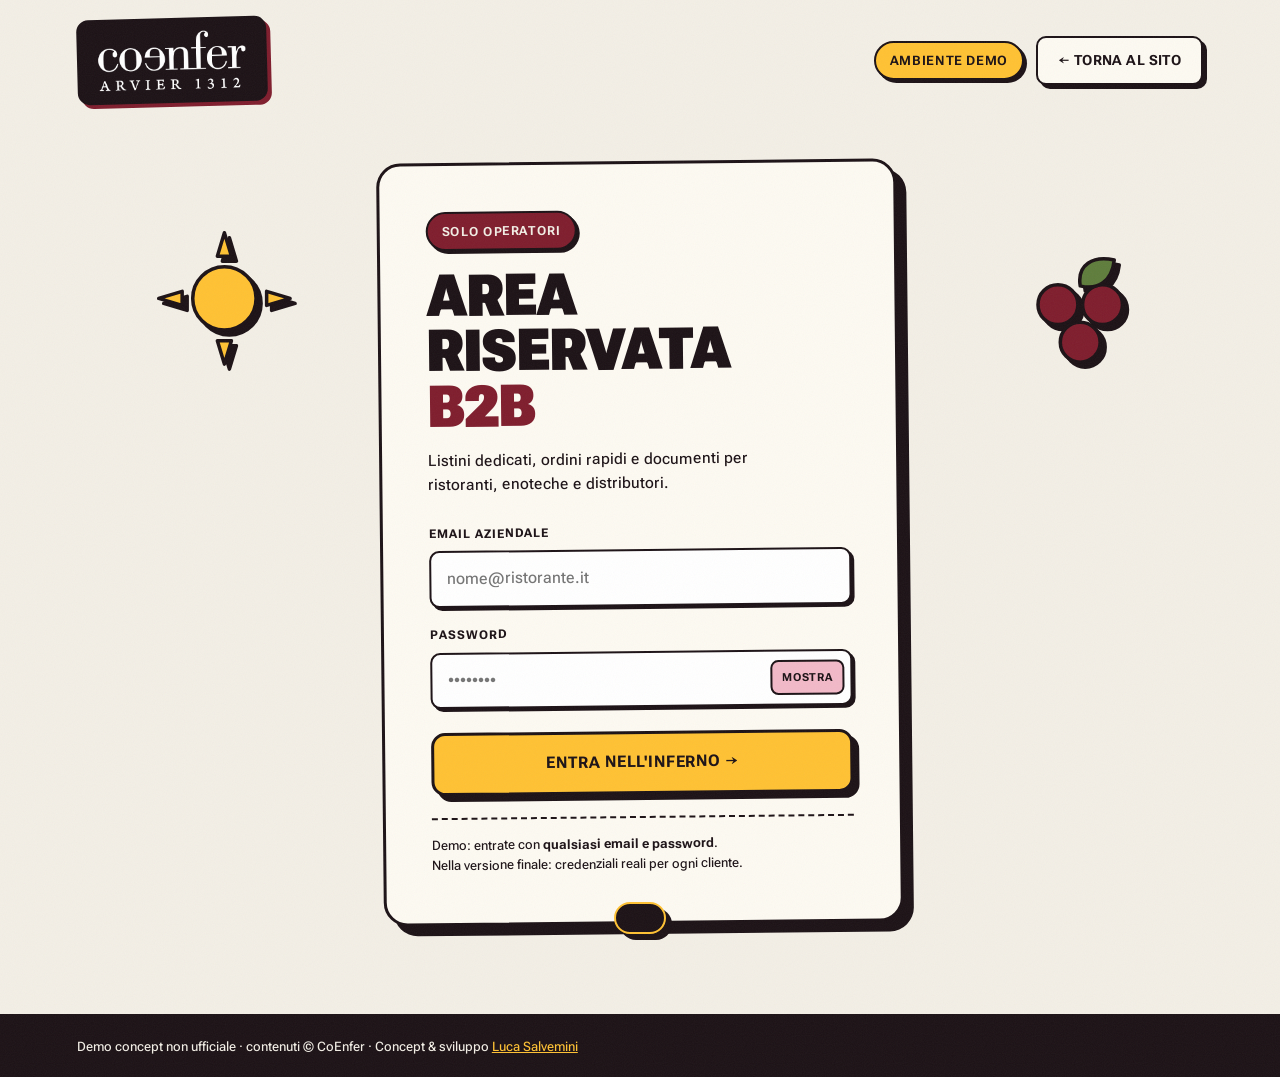
<file: b2b.html>
<!DOCTYPE html>
<html lang="it">
<head>
  <meta charset="UTF-8">
  <meta name="viewport" content="width=device-width, initial-scale=1.0">
  <title>Area riservata B2B — CoEnfer (Demo)</title>
  <meta name="description" content="Area riservata B2B CoEnfer per ristoranti, enoteche e distributori — demo concept.">
  <meta name="robots" content="noindex, nofollow">
  <link rel="icon" type="image/png" href="assets/img/logo-icona.png">
  <link rel="preconnect" href="https://fonts.googleapis.com">
  <link rel="preconnect" href="https://fonts.gstatic.com" crossorigin>
  <link href="https://fonts.googleapis.com/css2?family=Roboto+Flex:opsz,wdth,wght@8..144,25..151,100..1000&family=Fraunces:ital,opsz,wght@0,9..144,300..700;1,9..144,300..700&display=swap" rel="stylesheet">
  <link rel="stylesheet" href="css/style.css?v=3">
  <link rel="stylesheet" href="css/b2b.css?v=3">
</head>
<body class="b2b-page">

  <a class="skip-link" href="#b2bMain">Salta al contenuto</a>

  <header class="b2b-nav">
    <a class="nav-logo" href="index.html" aria-label="CoEnfer — torna alla home">
      <img src="assets/img/logo-coenfer.png" alt="CoEnfer" width="468" height="198">
    </a>
    <div class="b2b-nav-right">
      <span class="pill pill-sun">Ambiente demo</span>
      <a class="btn" href="index.html">← Torna al sito</a>
      <button class="btn btn-ghost" id="logoutBtn" hidden>Esci</button>
    </div>
  </header>

  <main id="b2bMain">

    <!-- ================= LOGIN ================= -->
    <section class="login" id="loginView" aria-label="Accesso area riservata">
      <svg class="shape shape-sun login-shape-1" viewBox="0 0 120 120" aria-hidden="true">
        <g class="rot-slow">
          <path d="M60 4 L66 24 L54 24 Z"/><path d="M60 116 L66 96 L54 96 Z"/>
          <path d="M4 60 L24 54 L24 66 Z"/><path d="M116 60 L96 54 L96 66 Z"/>
          <circle cx="60" cy="60" r="27"/>
        </g>
      </svg>
      <svg class="shape shape-grape login-shape-2" viewBox="0 0 120 140" aria-hidden="true">
        <circle cx="40" cy="50" r="17"/><circle cx="78" cy="50" r="17"/>
        <circle cx="59" cy="82" r="17"/>
        <path class="leaf" d="M59 34 C56 16 70 8 88 12 C86 30 74 38 59 34 Z"/>
      </svg>

      <div class="login-card">
        <p class="pill pill-wine">Solo operatori</p>
        <h1 class="login-title">Area<br>riservata <em>B2B</em></h1>
        <p class="login-sub">Listini dedicati, ordini rapidi e documenti per ristoranti, enoteche e distributori.</p>
        <form id="loginForm" novalidate>
          <div class="field">
            <label for="femail">Email aziendale</label>
            <input type="email" id="femail" name="email" autocomplete="email" inputmode="email" placeholder="nome@ristorante.it" required>
            <p class="field-err" id="errEmail" hidden>Inserite un'email valida per entrare.</p>
          </div>
          <div class="field">
            <label for="fpass">Password</label>
            <div class="pass-wrap">
              <input type="password" id="fpass" name="password" autocomplete="current-password" placeholder="••••••••" required>
              <button type="button" class="pass-toggle" id="passToggle" aria-label="Mostra password">Mostra</button>
            </div>
            <p class="field-err" id="errPass" hidden>Serve una password (in demo va bene qualsiasi).</p>
          </div>
          <button type="submit" class="btn btn-big btn-sun login-btn" id="loginBtn">Entra nell'inferno →</button>
        </form>
        <p class="login-hint">Demo: entrate con <strong>qualsiasi email e password</strong>.<br>Nella versione finale: credenziali reali per ogni cliente.</p>
      </div>
    </section>

    <!-- ================= DASHBOARD ================= -->
    <section class="dash" id="dashView" hidden aria-label="Dashboard B2B">

      <header class="dash-head fade-up">
        <div>
          <p class="pill pill-sun">Listino Horeca · −20%</p>
          <h1 class="dash-title">Ciao, <span id="dashName">Enoteca</span>.</h1>
          <p class="dash-sub">Prezzi riservati, ordini a bottiglia, consegna diretta dalla cantina di Arvier.</p>
        </div>
        <img class="dash-logo" src="assets/img/logo-50-anni.png" alt="50 anni DOC Enfer d'Arvier" width="400" height="183">
      </header>

      <div class="dash-grid">
        <!-- listino -->
        <div class="listino fade-up">
          <h2 class="dash-h2">Listino riservato</h2>
          <div class="listino-table" role="table" aria-label="Listino B2B">
            <div class="lt-row lt-head" role="row">
              <span role="columnheader">Vino</span>
              <span role="columnheader" class="lt-pub">Pubblico</span>
              <span role="columnheader">B2B</span>
              <span role="columnheader" class="lt-qta">Q.tà</span>
            </div>
            <!-- righe generate da js/b2b.js -->
          </div>
          <p class="listino-note">Consigliato l'ordine in multipli da 6 (un cartone). I prezzi demo sono indicativi, IVA esclusa.</p>
        </div>

        <!-- riepilogo -->
        <aside class="ordine fade-up" aria-label="Riepilogo ordine">
          <h2 class="dash-h2">Il vostro ordine</h2>
          <ul class="ordine-list" id="ordineList"></ul>
          <p class="ordine-empty" id="ordineEmpty">Ancora niente nel cartone.</p>
          <div class="ordine-tot">
            <div class="ot-row"><span>Bottiglie</span><b id="otBott">0</b></div>
            <div class="ot-row"><span>Risparmio B2B</span><b id="otSaving">0,00 €</b></div>
            <div class="ot-row ot-main"><span>Totale</span><b id="otTotal">0,00 €</b></div>
          </div>
          <button class="btn btn-big btn-wine" id="sendOrder">Invia ordine</button>
          <p class="ordine-fine">Demo: l'ordine non parte davvero. Nella versione finale arriva in cantina via email o gestionale.</p>
        </aside>
      </div>

      <!-- documenti -->
      <div class="docs fade-up">
        <h2 class="dash-h2">Documenti &amp; materiali</h2>
        <div class="docs-grid">
          <a class="doc-card" href="https://coenfer.com/i-nostri-vini/" target="_blank" rel="noopener">
            <span class="doc-ico" aria-hidden="true"><svg viewBox="0 0 24 24" fill="none" stroke="currentColor" stroke-width="2.2" stroke-linecap="round" stroke-linejoin="round"><path d="M14 2H6a2 2 0 0 0-2 2v16a2 2 0 0 0 2 2h12a2 2 0 0 0 2-2V8z"/><path d="M14 2v6h6"/></svg></span>
            <b>Schede tecniche vini</b><span>Vitigni, affinamenti, temperature ↗</span>
          </a>
          <button class="doc-card" data-demo-doc>
            <span class="doc-ico" aria-hidden="true"><svg viewBox="0 0 24 24" fill="none" stroke="currentColor" stroke-width="2.2" stroke-linecap="round" stroke-linejoin="round"><path d="M21 15v4a2 2 0 0 1-2 2H5a2 2 0 0 1-2-2v-4"/><path d="M7 10l5 5 5-5"/><path d="M12 15V3"/></svg></span>
            <b>Listino PDF</b><span>Da scaricare e girare in sala</span>
          </button>
          <button class="doc-card" data-demo-doc>
            <span class="doc-ico" aria-hidden="true"><svg viewBox="0 0 24 24" fill="none" stroke="currentColor" stroke-width="2.2" stroke-linecap="round" stroke-linejoin="round"><rect x="3" y="3" width="18" height="18" rx="2"/><circle cx="9" cy="9" r="2"/><path d="M21 15l-5-5L5 21"/></svg></span>
            <b>Foto &amp; loghi</b><span>Materiali per carte vini e social</span>
          </button>
          <button class="doc-card" data-demo-doc>
            <span class="doc-ico" aria-hidden="true"><svg viewBox="0 0 24 24" fill="none" stroke="currentColor" stroke-width="2.2" stroke-linecap="round" stroke-linejoin="round"><path d="M3 3v18h18"/><path d="M7 15l4-6 4 3 5-8"/></svg></span>
            <b>Storico ordini</b><span>Riordina quello dell'altra volta</span>
          </button>
        </div>
      </div>

      <!-- partner futuro -->
      <div class="partner-lock fade-up">
        <div class="pl-badge" aria-hidden="true">
          <svg viewBox="0 0 24 24" fill="none" stroke="currentColor" stroke-width="2.2" stroke-linecap="round" stroke-linejoin="round"><rect x="4" y="11" width="16" height="10" rx="2"/><path d="M8 11V7a4 4 0 0 1 8 0v4"/></svg>
        </div>
        <div>
          <p class="pill pill-fire">Fase 3 · 2027</p>
          <h2 class="dash-h2">Vini dei partner</h2>
          <p>Qui entreranno i listini dei produttori per cui vinificate conto terzi: stessa area, più cantine, un solo ordine. La struttura è già pronta.</p>
        </div>
      </div>

    </section>
  </main>

  <!-- overlay conferma ordine -->
  <div class="order-ok" id="orderOk" hidden>
    <div class="order-ok-card">
      <svg class="ok-ico" viewBox="0 0 24 24" fill="none" stroke="currentColor" stroke-width="2.6" stroke-linecap="round" stroke-linejoin="round" aria-hidden="true"><circle cx="12" cy="12" r="10"/><path d="M8 12.5l2.6 2.6L16 9.5"/></svg>
      <h2>Ordine demo registrato</h2>
      <p id="orderOkText">12 bottiglie in arrivo dall'inferno.</p>
      <p class="order-ok-fine">Nella versione definitiva l'ordine parte verso la cantina con conferma automatica via email.</p>
      <button class="btn btn-big btn-sun" id="orderOkClose">Perfetto</button>
    </div>
  </div>

  <footer class="b2b-foot">
    <p>Demo concept non ufficiale · contenuti © CoEnfer · Concept &amp; sviluppo <a href="https://lucsal.it" target="_blank" rel="noopener">Luca Salvemini</a></p>
  </footer>

  <div class="toast" id="toast" role="status" aria-live="polite"></div>

  <script src="js/b2b.js?v=3" defer></script>
</body>
</html>
</file>
<file: css/style.css>
/* ============================================================
   COENFER — demo concept
   Stile: editoriale retro "sticker", ispirato a yestalgia
   ============================================================ */

:root {
  --paper: #f3efe6;
  --paper-2: #fdfaf2;
  --ink: #1c1216;
  --sun: #ffc233;
  --fire: #e8542f;
  --wine: #7f1d2d;
  --wine-deep: #54121e;
  --rose: #f2b9c8;
  --rose-soft: #f8dbe2;
  --vine: #5f7d3c;
  --sky: #a9cadf;

  --bd: 2.5px solid var(--ink);
  --bd-thick: 3px solid var(--ink);
  --sh: 6px 6px 0 var(--ink);
  --sh-big: 10px 10px 0 var(--ink);
  --r-s: 10px;
  --r-m: 16px;
  --r-l: 24px;

  --ease-out: cubic-bezier(0.23, 1, 0.32, 1);
  --ease-io: cubic-bezier(0.77, 0, 0.175, 1);

  --font: "Roboto Flex", system-ui, sans-serif;
  --serif: "Fraunces", Georgia, serif;

  --pad-x: clamp(20px, 6vw, 90px);
}

/* ---------- base ---------- */
*, *::before, *::after { box-sizing: border-box; margin: 0; padding: 0; }

html { scroll-behavior: smooth; overflow-x: clip; }
html.lenis, html.lenis body { height: auto; }
.lenis.lenis-smooth { scroll-behavior: auto !important; }

body {
  font-family: var(--font);
  font-weight: 460;
  font-size: 16px;
  line-height: 1.55;
  background: var(--paper);
  color: var(--ink);
  overflow-x: clip;
  -webkit-font-smoothing: antialiased;
}

/* grana */
body::after {
  content: "";
  position: fixed; inset: -50%;
  pointer-events: none;
  z-index: 950;
  opacity: .05;
  background-image: url("data:image/svg+xml,%3Csvg xmlns='http://www.w3.org/2000/svg' width='240' height='240'%3E%3Cfilter id='n'%3E%3CfeTurbulence type='fractalNoise' baseFrequency='0.9' numOctaves='2'/%3E%3C/filter%3E%3Crect width='100%25' height='100%25' filter='url(%23n)'/%3E%3C/svg%3E");
}

img { display: block; max-width: 100%; height: auto; }
[hidden] { display: none !important; }
a { color: inherit; }
button { font: inherit; color: inherit; background: none; border: none; cursor: pointer; }
i { font-style: normal; }
::selection { background: var(--sun); color: var(--ink); }

:focus-visible { outline: 3px solid var(--fire); outline-offset: 3px; border-radius: 4px; }

.skip-link {
  position: fixed; top: -100px; left: 16px; z-index: 999;
  background: var(--ink); color: var(--paper);
  padding: 12px 18px; border-radius: var(--r-s);
  transition: top .2s var(--ease-out);
}
.skip-link:focus { top: 16px; }

/* ---------- tipografia ---------- */
.display {
  font-family: var(--font);
  font-weight: 1000;
  font-stretch: 95%;
  text-transform: uppercase;
  line-height: .95;
  letter-spacing: -.01em;
  font-size: clamp(44px, 7.2vw, 108px);
}
.display .line { display: block; overflow: hidden; }
.c-wine { color: var(--wine); font-style: normal; }
.c-fire { color: var(--fire); font-style: normal; }
.c-sun  { color: var(--sun);  font-style: normal; }

.eyebrow { margin-bottom: 22px; }

.section-head {
  padding: 0 var(--pad-x);
  max-width: 1300px;
  margin: 0 auto 50px;
}
.section-sub {
  max-width: 560px;
  margin-top: 26px;
  font-size: 17px;
  text-wrap: pretty;
}

/* char split (generato da JS) */
.split .ch { display: inline-block; will-change: transform; }
.word { display: inline-block; white-space: nowrap; }

/* reveal generico */
.reveal { will-change: transform, opacity; }

/* ---------- componenti ---------- */
.btn {
  display: inline-flex;
  align-items: center;
  justify-content: center;
  gap: 10px;
  min-height: 46px;
  padding: 12px 20px;
  background: var(--paper-2);
  border: var(--bd);
  border-radius: var(--r-s);
  box-shadow: 4px 4px 0 var(--ink);
  font-weight: 720;
  font-size: 14px;
  letter-spacing: .03em;
  text-transform: uppercase;
  text-decoration: none;
  color: var(--ink);
  transition: transform .16s var(--ease-out), box-shadow .16s var(--ease-out), background-color .16s ease;
  touch-action: manipulation;
}
@media (hover: hover) and (pointer: fine) {
  .btn:hover { transform: translate(-2px, -2px); box-shadow: 7px 7px 0 var(--ink); }
}
.btn:active { transform: translate(3px, 3px) scale(.98); box-shadow: 0 0 0 var(--ink); }

.btn-big { min-height: 58px; padding: 16px 28px; font-size: 16px; border: var(--bd-thick); box-shadow: var(--sh); border-radius: 14px; }
.btn-sun { background: var(--sun); }
.btn-wine { background: var(--wine); color: var(--paper); }
.btn-ghost { background: var(--rose); }
.btn-ico { min-width: 46px; padding: 10px; font-size: 17px; }

.pill {
  display: inline-flex;
  align-items: center;
  gap: 8px;
  padding: 8px 14px;
  background: var(--paper-2);
  border: var(--bd);
  border-radius: 999px;
  font-size: 12.5px;
  font-weight: 700;
  letter-spacing: .05em;
  text-transform: uppercase;
  text-decoration: none;
  color: var(--ink);
  box-shadow: 3px 3px 0 var(--ink);
}
.pill-sun { background: var(--sun); }
.pill-wine { background: var(--wine); color: var(--paper); }
.pill-fire { background: var(--fire); }
.pill-rose { background: var(--rose); }
.pill-vine { background: var(--vine); color: var(--paper); }
.pill-sky { background: var(--sky); }
.pill-paper { background: var(--paper-2); }

.sticker-card {
  background: var(--paper-2);
  border: var(--bd-thick);
  border-radius: var(--r-l);
  box-shadow: var(--sh-big);
  overflow: hidden;
  position: relative;
}

/* polaroid */
.polaroid {
  background: #fff;
  border: var(--bd);
  box-shadow: var(--sh);
  padding: 10px 10px 14px;
  border-radius: 6px;
  width: fit-content;
}
.polaroid img { border-radius: 3px; }
.polaroid figcaption {
  font-family: var(--serif);
  font-style: italic;
  font-size: 14px;
  text-align: center;
  padding-top: 10px;
}

/* ---------- loader ---------- */
.loader {
  position: fixed; inset: 0; z-index: 990;
  background: var(--sun);
  display: grid; place-items: center;
  /* rete di sicurezza: se JS/CDN non parte, il loader sparisce da solo */
  animation: loaderFallback .5s ease 4.5s forwards;
}
@keyframes loaderFallback { to { opacity: 0; visibility: hidden; } }
.loader-inner { text-align: center; }
.loader-sun { width: 92px; margin: 0 auto 18px; animation: spin 5s linear infinite; }
.loader-sun path, .loader-sun circle { fill: var(--ink); }
.loader-sun .sun-core { fill: var(--fire); stroke: var(--ink); stroke-width: 4; }
.loader-word {
  font-weight: 1000; font-stretch: 95%;
  font-size: clamp(44px, 9vw, 110px);
  text-transform: uppercase; line-height: 1; overflow: hidden;
}
.loader-word .ch { display: inline-block; }
.loader-tag { margin-top: 12px; font-weight: 700; letter-spacing: .3em; font-size: 12px; }
@keyframes spin { to { transform: rotate(360deg); } }

/* ---------- nav ---------- */
.nav {
  position: fixed; top: 0; left: 0; right: 0; z-index: 650;
  display: flex; align-items: center; justify-content: space-between;
  padding: 18px var(--pad-x) 0;
  pointer-events: none;
}
.nav > * { pointer-events: auto; }
.nav-logo {
  background: var(--ink);
  border: var(--bd); border-radius: 12px;
  box-shadow: 4px 4px 0 var(--wine);
  padding: 8px 16px;
  rotate: -1.5deg;
  transition: rotate .3s var(--ease-out);
}
.nav-logo img { width: clamp(110px, 12vw, 170px); height: auto; }
@media (hover: hover) { .nav-logo:hover { rotate: 1.5deg; } }
.nav-right { display: flex; gap: 12px; }

.btn-menu { gap: 12px; background: var(--sun); }
.burger { display: inline-flex; flex-direction: column; gap: 5px; width: 20px; }
.burger i { height: 3px; background: var(--ink); border-radius: 2px; transition: transform .25s var(--ease-out), opacity .2s; }
.menu-open .burger i:first-child { transform: translateY(4px) rotate(45deg); }
.menu-open .burger i:last-child { transform: translateY(-4px) rotate(-45deg); }

.btn-cart { position: relative; background: var(--rose); }
.cart-count {
  position: absolute; top: -10px; right: -10px;
  min-width: 26px; height: 26px;
  display: grid; place-items: center;
  background: var(--fire); color: var(--paper);
  border: var(--bd); border-radius: 999px;
  font-size: 12px; font-weight: 800;
}

.btn-float {
  position: fixed; left: 50%; bottom: 26px; translate: -50% 0;
  z-index: 400; background: var(--sun);
  border: var(--bd-thick); box-shadow: var(--sh);
}

.demo-tag {
  position: fixed; left: -34px; bottom: 34px; z-index: 401;
  rotate: 45deg;
  background: var(--ink); color: var(--paper);
  font-size: 10.5px; font-weight: 800; letter-spacing: .28em; text-transform: uppercase;
  padding: 7px 44px;
}

/* ---------- menu overlay ---------- */
.menu {
  position: fixed; inset: 0; z-index: 600;
  background: var(--paper);
  clip-path: inset(0 0 100% 0);
  visibility: hidden;
}
.menu-inner {
  height: 100%;
  display: grid;
  grid-template-columns: 1.4fr .8fr;
  gap: 40px;
  align-items: center;
  padding: 120px var(--pad-x) 60px;
  max-width: 1400px; margin: 0 auto;
}
.menu-links { display: flex; flex-direction: column; }
.menu-link {
  display: flex; align-items: baseline; gap: 18px;
  text-decoration: none;
  font-weight: 1000; font-stretch: 95%;
  font-size: clamp(34px, 5.6vw, 76px);
  text-transform: uppercase; line-height: 1.16;
  border-bottom: var(--bd);
  padding: 6px 0;
  transition: color .2s ease, padding-left .25s var(--ease-out);
}
.menu-num { font-size: 14px; font-weight: 700; font-stretch: 100%; }
@media (hover: hover) {
  .menu-link:hover { color: var(--wine); padding-left: 14px; }
}
.menu-side { display: flex; flex-direction: column; gap: 22px; align-items: flex-start; }
.menu-polaroid { rotate: 3deg; max-width: 300px; }
.menu-note { font-family: var(--serif); font-style: italic; font-size: 24px; line-height: 1.3; }
.menu-pills { display: flex; flex-wrap: wrap; gap: 10px; }

/* roll hover (doppio testo) */
.roll { display: inline-block; overflow: hidden; position: relative; }
.roll .roll-in { display: inline-block; transition: transform .35s var(--ease-out); }
.roll .roll-in > span { display: block; }
.roll .roll-in > span:last-child { position: absolute; top: 100%; left: 0; }
@media (hover: hover) {
  a:hover > .roll .roll-in, .roll:hover .roll-in { transform: translateY(-100%); }
}

/* ---------- drawer carrello ---------- */
.drawer-veil {
  position: fixed; inset: 0; z-index: 690;
  background: color-mix(in srgb, var(--ink) 50%, transparent);
  opacity: 0; transition: opacity .3s ease;
}
.drawer-veil.on { opacity: 1; }
.drawer {
  position: fixed; top: 0; right: 0; bottom: 0; z-index: 700;
  width: min(430px, 94vw);
  background: var(--paper);
  border-left: var(--bd-thick);
  transform: translateX(105%);
  transition: transform .45s var(--ease-out);
  display: flex; flex-direction: column;
  padding: 22px;
  overflow-y: auto;
}
.drawer.open { transform: translateX(0); }
.drawer-head { display: flex; align-items: center; justify-content: space-between; margin-bottom: 14px; }
.drawer-title { font-weight: 1000; font-stretch: 95%; text-transform: uppercase; font-size: 30px; }
.drawer-note { align-self: flex-start; margin-bottom: 18px; }
.drawer-list { list-style: none; display: flex; flex-direction: column; gap: 14px; }
.drawer-item {
  display: grid;
  grid-template-columns: 58px 1fr auto;
  gap: 12px; align-items: center;
  border: var(--bd); border-radius: var(--r-m);
  background: var(--paper-2);
  padding: 10px;
  box-shadow: 3px 3px 0 var(--ink);
}
.drawer-item img { width: 58px; height: 58px; object-fit: contain; background: #fff; border: 2px solid var(--ink); border-radius: 8px; padding: 4px; }
.di-name { font-weight: 800; text-transform: uppercase; font-size: 14px; }
.di-price { font-size: 13px; }
.di-qty { display: flex; align-items: center; gap: 8px; }
.di-qty button {
  width: 30px; height: 30px; display: grid; place-items: center;
  border: 2px solid var(--ink); border-radius: 8px; background: var(--sun);
  font-weight: 800;
}
.drawer-empty { padding: 30px 6px; font-family: var(--serif); font-style: italic; font-size: 19px; }
.drawer-foot { margin-top: auto; padding-top: 20px; display: flex; flex-direction: column; gap: 12px; }
.drawer-total { display: flex; justify-content: space-between; font-size: 18px; font-weight: 700; text-transform: uppercase; border-top: var(--bd); padding-top: 14px; }
.drawer-total strong { font-weight: 1000; font-size: 24px; }
.drawer-fine { font-size: 12px; opacity: .75; }

/* ---------- hero ---------- */
.hero {
  position: relative;
  min-height: 100svh;
  display: grid;
  place-items: center;
  padding: 120px 20px 70px;
  overflow: clip;
}
.hero-stage { position: relative; }
.hero-card {
  position: relative;
  width: min(560px, 88vw);
  height: min(64svh, 620px);
  border: var(--bd-thick);
  border-radius: 26px;
  box-shadow: 12px 12px 0 var(--ink);
  overflow: hidden;
  rotate: -1.2deg;
  background: var(--wine);
}
.hero-img { width: 100%; height: 100%; object-fit: cover; object-position: 40% 55%; scale: 1.12; }
.hero-caption { position: absolute; left: 14px; bottom: 14px; z-index: 2; rotate: -2deg; }
.hero-badge {
  position: absolute; top: -36px; right: -34px; z-index: 5;
  width: 120px; height: 120px;
}
.badge-spin { position: absolute; inset: 0; animation: spin 16s linear infinite; }
.badge-bg { fill: var(--sun); stroke: var(--ink); stroke-width: 3; }
.badge-spin text { font-size: 12.5px; font-weight: 800; letter-spacing: .14em; fill: var(--ink); text-transform: uppercase; }
.badge-core {
  position: absolute; inset: 0; margin: auto;
  width: 54px; height: 54px; object-fit: contain;
}

.hero-title {
  position: absolute; inset: 0;
  display: flex; flex-direction: column;
  align-items: center; justify-content: center;
  gap: 14px;
  pointer-events: none;
  z-index: 4;
}
.hero-word {
  font-weight: 1000;
  font-stretch: 110%;
  font-size: clamp(80px, 15.5vw, 215px);
  line-height: .9;
  white-space: nowrap;
  text-transform: uppercase;
  color: var(--sun);
  -webkit-text-stroke: 3px var(--ink);
  paint-order: stroke fill;
  text-shadow: 7px 7px 0 var(--ink);
  letter-spacing: .01em;
}
.hero-word .ch { display: inline-block; }
.hero-sub { display: flex; gap: 12px; flex-wrap: wrap; justify-content: center; pointer-events: auto; }
.hero-sub .pill { rotate: -1.5deg; }
.hero-sub .pill:last-child { rotate: 2deg; }

.hero-hint {
  position: absolute; bottom: 40px; right: var(--pad-x);
  font-size: 12px; font-weight: 800; letter-spacing: .22em; text-transform: uppercase;
  animation: bounceY 2.2s ease-in-out infinite;
}
@keyframes bounceY { 0%,100% { transform: translateY(0); } 50% { transform: translateY(8px); } }

/* forme */
.shape {
  position: absolute;
  width: clamp(70px, 11vw, 150px);
  filter: drop-shadow(5px 5px 0 var(--ink));
  z-index: 1;
}
.shape path, .shape circle { stroke: var(--ink); stroke-width: 3; stroke-linejoin: round; }
.shape-sun { top: 12%; left: 7%; }
.shape-sun path, .shape-sun circle { fill: var(--sun); }
.shape-grape { top: 14%; right: 9%; }
.shape-grape circle { fill: var(--wine); }
.shape-grape .leaf { fill: var(--vine); }
.shape-bolt { bottom: 20%; left: 9%; }
.shape-bolt path { fill: var(--fire); }
.shape-arc { bottom: 16%; right: 8%; }
.shape-arc path { fill: var(--rose); }
.shape-mount { top: 46%; left: 2%; }
.shape-mount path { fill: var(--sky); }
.shape-mount .snow { fill: var(--paper-2); }
.shape-glass { top: 40%; right: 2.5%; width: clamp(56px, 8vw, 110px); }
.shape-glass path { fill: var(--paper-2); }
.shape-glass .wine-fill { fill: var(--wine); }
.rot-slow { animation: spin 26s linear infinite; transform-origin: center; transform-box: fill-box; }

/* ---------- statement ---------- */
.statement {
  padding: clamp(90px, 14vh, 160px) var(--pad-x);
  max-width: 1200px; margin: 0 auto;
  text-align: center;
}
.statement .display { font-size: clamp(44px, 7vw, 106px); }
.statement-sub {
  margin-top: 34px;
  font-weight: 1000; font-stretch: 95%;
  text-transform: uppercase;
  font-size: clamp(22px, 3.4vw, 40px);
  line-height: 1.1;
}
.statement-sub .line { display: block; overflow: hidden; }
.statement-body {
  max-width: 620px; margin: 36px auto 0;
  font-size: 18px;
}

/* ---------- marquee ---------- */
.marquee {
  overflow: clip;
  border-top: var(--bd-thick);
  border-bottom: var(--bd-thick);
  background: var(--ink);
  color: var(--paper);
  rotate: -1.2deg;
  scale: 1.02 1;
  margin: 10px 0;
}
.marquee-track { display: flex; width: max-content; animation: marq 30s linear infinite; }
.marquee-chunk {
  display: flex; align-items: center; gap: 34px;
  padding: 14px 17px;
  white-space: nowrap;
  font-weight: 1000; font-stretch: 95%;
  text-transform: uppercase;
  font-size: clamp(18px, 2.6vw, 30px);
}
.marquee-chunk i { color: var(--sun); }
.marquee-wine { background: var(--wine); rotate: 1.2deg; }
.marquee-wine .marquee-track { animation-direction: reverse; }
.marquee-wine i { color: var(--rose); }
.marquee-footer { background: var(--sun); color: var(--ink); rotate: 0deg; scale: 1; margin: 0; border-bottom: none; }
.marquee-footer i { color: var(--fire); }
@keyframes marq { to { transform: translateX(-50%); } }

/* ---------- vini ---------- */
.vini { padding: clamp(90px, 13vh, 150px) 0 60px; }

.vini-rail-wrap { position: relative; }
.vini-rail {
  display: flex; gap: 30px;
  overflow-x: auto;
  scroll-snap-type: x mandatory;
  padding: 30px var(--pad-x) 40px;
  scrollbar-width: none;
}
.vini-rail::-webkit-scrollbar { display: none; }

.wine-card {
  flex: 0 0 min(350px, 82vw);
  scroll-snap-align: center;
  border: var(--bd-thick);
  border-radius: var(--r-l);
  box-shadow: var(--sh-big);
  background: var(--paper-2);
  padding: 16px;
  position: relative;
  display: flex; flex-direction: column; gap: 16px;
  transition: rotate .3s var(--ease-out), translate .3s var(--ease-out);
}
.wine-card:nth-child(odd) { rotate: -1.1deg; }
.wine-card:nth-child(even) { rotate: 1.1deg; }
@media (hover: hover) {
  .wine-card:hover { rotate: 0deg; translate: 0 -8px; }
}
.wc-wine { background: var(--wine); color: var(--paper); }
.wc-rose { background: var(--rose); }
.wc-fire { background: var(--fire); }
.wc-ink { background: var(--ink); color: var(--paper); }
.wc-vine { background: var(--vine); color: var(--paper); }

.wine-award {
  position: absolute; top: -18px; left: 18px; z-index: 2;
  rotate: -2.5deg;
  font-size: 10.5px;
}
.wine-frame {
  background: #fff;
  border: var(--bd);
  border-radius: var(--r-m);
  height: 280px;
  display: grid; place-items: center;
  overflow: hidden;
}
.wine-frame img {
  height: 92%; width: auto; max-width: 90%;
  object-fit: contain;
  mix-blend-mode: multiply;
  transition: transform .4s var(--ease-out);
}
@media (hover: hover) {
  .wine-card:hover .wine-frame img { transform: scale(1.06) rotate(1deg); }
}
.wine-info { display: flex; flex-direction: column; gap: 8px; flex: 1; }
.wine-num { font-size: 12px; font-weight: 700; letter-spacing: .12em; opacity: .8; }
.wine-name {
  font-weight: 1000; font-stretch: 95%;
  font-size: clamp(28px, 3vw, 36px);
  text-transform: uppercase; line-height: 1;
}
.wine-meta { font-size: 11.5px; font-weight: 700; letter-spacing: .08em; text-transform: uppercase; opacity: .85; }
.wine-desc { font-size: 14.5px; }
.wine-buy { margin-top: auto; display: flex; align-items: center; justify-content: space-between; gap: 12px; }
.wine-price { font-weight: 1000; font-size: 26px; }
.btn-add { background: var(--sun); color: var(--ink); }

.rail-nav {
  display: flex; gap: 12px;
  justify-content: flex-end;
  padding: 0 var(--pad-x);
}

/* indice vini */
.wine-index {
  max-width: 980px;
  margin: 60px auto 0;
  padding: 0 var(--pad-x);
  position: relative;
}
.wi-row {
  display: grid;
  grid-template-columns: 60px 1fr auto auto;
  gap: 18px;
  align-items: baseline;
  padding: 18px 10px;
  border-bottom: var(--bd);
  text-decoration: none;
  transition: background-color .2s ease, padding-left .25s var(--ease-out);
}
.wi-row:first-child { border-top: var(--bd); }
@media (hover: hover) {
  .wi-row:hover { background: var(--sun); padding-left: 22px; }
}
.wi-num { font-size: 13px; font-weight: 700; }
.wi-name {
  font-weight: 1000; font-stretch: 95%;
  text-transform: uppercase;
  font-size: clamp(24px, 3.6vw, 44px);
  line-height: 1;
}
.wi-tag { font-family: var(--serif); font-style: italic; font-size: 15px; opacity: .85; }
.wi-price { font-weight: 1000; font-size: 20px; }
.wi-preview {
  position: fixed; top: 0; left: 0; z-index: 300;
  width: 170px; height: 240px;
  object-fit: contain;
  background: #fff;
  border: var(--bd-thick); border-radius: var(--r-m);
  box-shadow: var(--sh);
  padding: 10px;
  pointer-events: none;
  opacity: 0;
}

/* ---------- leggenda ---------- */
.leggenda {
  background: var(--rose-soft);
  border-top: var(--bd-thick);
  border-bottom: var(--bd-thick);
  padding: clamp(90px, 13vh, 150px) 0;
  margin-top: 70px;
  overflow: clip;
}
.leggenda-inner { max-width: 1300px; margin: 0 auto; }
.legend-quote {
  margin-top: 18px;
  font-family: var(--serif); font-style: italic;
  font-size: 18px;
}
.leggenda-copy {
  max-width: 640px;
  padding: 0 var(--pad-x);
  font-size: 18px;
}
.leggenda-copy em { font-family: var(--serif); }

.polaroid-wall {
  position: relative;
  height: 560px;
  margin-top: 60px;
}
.polaroid-wall .polaroid { position: absolute; width: clamp(180px, 22vw, 300px); }
.polaroid-wall img { width: 100%; aspect-ratio: 1 / .95; object-fit: cover; }
.p1 { left: 6%; top: 4%; rotate: -5deg; }
.p2 { left: 27%; top: 34%; rotate: 3deg; }
.p3 { left: 50%; top: 2%; rotate: -2deg; }
.p3 img, .p4 img { aspect-ratio: 1 / 1.2; }
.p4 { left: 68%; top: 30%; rotate: 5deg; }
.p5 { left: 86%; top: 6%; rotate: -4deg; width: clamp(150px, 16vw, 240px); }

/* ---------- timeline ---------- */
.timeline { overflow: clip; }
.tl-pin {
  min-height: 100svh;
  display: flex; flex-direction: column;
  justify-content: center;
  gap: 40px;
  padding: 90px 0 40px;
}
.tl-head {
  padding: 0 var(--pad-x);
  display: flex; align-items: baseline; justify-content: space-between; gap: 20px; flex-wrap: wrap;
}
.tl-hint { font-size: 12px; font-weight: 800; letter-spacing: .2em; text-transform: uppercase; }
.tl-track {
  display: flex; gap: 30px;
  width: max-content;
  padding: 20px var(--pad-x);
  will-change: transform;
}
.tl-card {
  width: min(390px, 80vw);
  background: var(--paper-2);
  border: var(--bd-thick);
  border-radius: var(--r-l);
  box-shadow: var(--sh);
  padding: 20px;
  display: flex; flex-direction: column; gap: 12px;
}
.tl-card:nth-child(odd) { rotate: -.8deg; }
.tl-card:nth-child(even) { rotate: .8deg; }
.tl-year {
  font-weight: 1000; font-stretch: 110%;
  font-size: 46px; line-height: 1;
  color: var(--fire);
  -webkit-text-stroke: 1.5px var(--ink);
  paint-order: stroke fill;
}
.tl-media {
  height: 210px;
  border: var(--bd); border-radius: var(--r-m);
  overflow: hidden;
  background: var(--paper);
}
.tl-media img { width: 100%; height: 100%; object-fit: cover; }
.tl-doodle { display: grid; place-items: center; }
.tl-doodle svg { width: 82%; height: 82%; }
.tl-doodle path, .tl-doodle circle { stroke: var(--ink); stroke-width: 4; stroke-linecap: round; stroke-linejoin: round; }
.d-ink { fill: var(--ink); }
.d-sun { fill: var(--sun); }
.d-vine { fill: none; stroke-width: 5; }
.tg-wine .tl-media { background: var(--rose); }
.tg-vine .tl-media { background: var(--sky); }
.tl-title { font-weight: 1000; font-stretch: 95%; text-transform: uppercase; font-size: 24px; }
.tl-text { font-size: 14.5px; }
.tl-card-cta { background: var(--sun); justify-content: center; text-align: center; align-items: center; }
.tl-card-cta .tl-year { color: var(--paper-2); }
.tl-cta-body { display: flex; flex-direction: column; gap: 16px; align-items: center; }
.tl-progress {
  margin: 0 var(--pad-x);
  height: 12px;
  border: var(--bd);
  border-radius: 999px;
  background: var(--paper-2);
  overflow: hidden;
}
.tl-progress i { display: block; height: 100%; width: 0%; background: var(--wine); }

/* ---------- coop / numeri ---------- */
.coop { padding: clamp(90px, 13vh, 150px) 0 70px; }
.coop-grid {
  display: grid;
  grid-template-columns: .9fr 1.1fr;
  gap: 50px;
  align-items: start;
  padding: 0 var(--pad-x);
  max-width: 1300px; margin: 0 auto;
}
.coop-photo { rotate: -1.5deg; }
.coop-photo img { width: 100%; height: 100%; object-fit: cover; }
.coop-photo figcaption { position: absolute; left: 14px; bottom: 14px; rotate: -2deg; }

.stats {
  display: grid;
  grid-template-columns: repeat(3, 1fr);
  gap: 18px;
}
.stat {
  border: var(--bd-thick);
  border-radius: var(--r-m);
  box-shadow: 5px 5px 0 var(--ink);
  padding: 18px 16px;
  background: var(--paper-2);
  display: flex; flex-direction: column; gap: 4px;
}
.stat:nth-child(odd) { rotate: -.7deg; }
.stat:nth-child(even) { rotate: .7deg; }
.st-sun { background: var(--sun); }
.st-rose { background: var(--rose); }
.st-fire { background: var(--fire); }
.st-paper { background: var(--paper-2); }
.st-vine { background: var(--vine); color: var(--paper); }
.st-sky { background: var(--sky); }
.stat-num { font-weight: 1000; font-stretch: 110%; font-size: clamp(38px, 4vw, 54px); line-height: 1; }
.stat-suffix { font-weight: 800; text-transform: uppercase; letter-spacing: .06em; font-size: 13px; }
.stat p { font-size: 12.5px; line-height: 1.4; margin-top: 6px; }

.vitigni {
  margin: 60px auto 0; padding: 0 var(--pad-x);
  max-width: 1300px;
  display: flex; align-items: center; gap: 14px; flex-wrap: wrap;
}
.vitigni-label { font-family: var(--serif); font-style: italic; font-size: 18px; margin-right: 6px; }

/* ---------- b2b ---------- */
.b2b {
  background: var(--ink);
  color: var(--paper);
  border-top: var(--bd-thick);
  border-bottom: var(--bd-thick);
  padding: clamp(100px, 14vh, 170px) var(--pad-x);
  margin-top: 60px;
  overflow: clip;
}
.b2b-inner {
  max-width: 1300px; margin: 0 auto;
  display: grid;
  grid-template-columns: 1.05fr .95fr;
  gap: 70px;
  align-items: center;
}
.b2b .eyebrow { margin-bottom: 26px; }
.b2b-text { margin-top: 30px; font-size: 17px; max-width: 520px; }
.b2b-text strong { color: var(--sun); }
.b2b-list { list-style: none; margin-top: 26px; display: flex; flex-direction: column; gap: 12px; }
.b2b-list li { display: flex; gap: 12px; align-items: baseline; font-weight: 600; }
.b2b-list li::before { content: "✷"; color: var(--sun); font-size: 18px; }
.b2b-cta { margin-top: 36px; display: flex; flex-direction: column; gap: 14px; align-items: flex-start; }
.b2b-hint { font-size: 13px; opacity: .75; }

.b2b-shot { text-decoration: none; display: block; }
.b2b-mock {
  color: var(--ink);
  rotate: 2deg;
  box-shadow: 12px 12px 0 var(--sun);
  transition: rotate .35s var(--ease-out);
  will-change: transform;
}
@media (hover: hover) { .b2b-shot:hover .b2b-mock { rotate: 0deg; } }
.mock-bar {
  display: flex; align-items: center; gap: 7px;
  background: var(--sun);
  border-bottom: var(--bd-thick);
  padding: 12px 16px;
  font-size: 12px; font-weight: 700; letter-spacing: .06em;
}
.mock-bar i { width: 12px; height: 12px; border-radius: 50%; border: 2px solid var(--ink); background: var(--paper-2); }
.mock-bar i:nth-child(2) { background: var(--fire); }
.mock-bar i:nth-child(3) { background: var(--vine); }
.mock-bar span { margin-left: 8px; }
.mock-body { padding: 22px; display: flex; flex-direction: column; gap: 12px; }
.mock-hello { display: flex; align-items: center; justify-content: space-between; gap: 10px; font-weight: 800; font-size: 15px; flex-wrap: wrap; }
.mock-row {
  display: flex; justify-content: space-between; gap: 10px;
  border: 2px dashed var(--ink);
  border-radius: 10px;
  padding: 12px 14px;
  font-size: 14px;
}
.mock-row-add { opacity: .65; }
.mock-foot { display: flex; justify-content: space-between; font-weight: 800; text-transform: uppercase; padding: 6px 4px 0; }
.mock-btn {
  background: var(--wine); color: var(--paper);
  text-align: center;
  border: var(--bd); border-radius: var(--r-s);
  box-shadow: 4px 4px 0 rgba(28,18,22,.35);
  padding: 13px;
  font-weight: 800; text-transform: uppercase; font-size: 14px;
}

/* ---------- futuro ---------- */
.futuro { padding: clamp(90px, 13vh, 150px) 0 80px; }
.futuro-grid {
  display: grid;
  grid-template-columns: .95fr 1.05fr;
  gap: 50px;
  padding: 0 var(--pad-x);
  max-width: 1300px; margin: 0 auto;
  align-items: start;
}
.futuro-photo { rotate: 1.5deg; }
.futuro-photo img { width: 100%; object-fit: cover; }
.futuro-photo figcaption { position: absolute; left: 14px; bottom: 14px; rotate: -1.5deg; }
.futuro-cards { display: flex; flex-direction: column; gap: 22px; }
.soon-card {
  border: var(--bd-thick);
  border-radius: var(--r-l);
  box-shadow: var(--sh);
  padding: 24px;
  background: var(--paper-2);
}
.soon-card:nth-child(odd) { rotate: -.8deg; }
.soon-card:nth-child(even) { rotate: .8deg; }
.sc-1 { background: var(--sky); }
.sc-2 { background: var(--sun); }
.soon-year { font-size: 12px; font-weight: 800; letter-spacing: .14em; text-transform: uppercase; margin-bottom: 8px; }
.soon-card h3 { font-weight: 1000; font-stretch: 95%; text-transform: uppercase; font-size: 26px; margin-bottom: 8px; }
.soon-card p { font-size: 14.5px; }
.soon-card-ghost {
  background: transparent;
  border-style: dashed;
  box-shadow: none;
  opacity: .8;
}
.soon-card-ghost h3 { font-size: 44px; color: var(--wine); }

/* ---------- video ---------- */
.video-sec { padding: 20px var(--pad-x) 90px; display: grid; place-items: center; }
.video-card {
  width: min(860px, 100%);
  aspect-ratio: 16 / 9;
  rotate: -1deg;
  display: grid; place-items: center;
}
.video-card > img { position: absolute; inset: 0; width: 100%; height: 100%; object-fit: cover; filter: saturate(.9); }
.video-card iframe { position: absolute; inset: 0; width: 100%; height: 100%; border: 0; }
.video-play { position: relative; z-index: 2; background: var(--sun); border: var(--bd-thick); box-shadow: var(--sh); font-size: 16px; min-height: 58px; padding: 16px 26px; }
.video-note { position: absolute; left: 14px; bottom: 14px; z-index: 2; rotate: -1.5deg; }

/* ---------- contatti ---------- */
.contatti { padding: 20px 0 clamp(90px, 13vh, 150px); }
.contatti-grid {
  display: grid;
  grid-template-columns: 1fr 1fr;
  gap: 50px;
  padding: 0 var(--pad-x);
  max-width: 1300px; margin: 0 auto;
  align-items: start;
}
.contatti-photo { rotate: -1.2deg; }
.contatti-photo img { width: 100%; object-fit: cover; }
.contatti-photo figcaption { position: absolute; left: 14px; bottom: 14px; rotate: 1.5deg; }
.contatti-cards { display: flex; flex-direction: column; gap: 22px; }
.c-card {
  border: var(--bd-thick);
  border-radius: var(--r-l);
  box-shadow: var(--sh);
  background: var(--paper-2);
  padding: 24px;
}
.c-card:nth-child(2) { rotate: .8deg; background: var(--rose-soft); }
.c-card:first-child { rotate: -.8deg; }
.c-card h3 { font-weight: 1000; font-stretch: 95%; text-transform: uppercase; font-size: 24px; margin-bottom: 12px; }
.c-card p { font-size: 15.5px; }
.c-pills { display: flex; gap: 10px; flex-wrap: wrap; margin-top: 16px; }
.orari { width: 100%; border-collapse: collapse; font-size: 15px; }
.orari td { padding: 9px 4px; border-bottom: 2px dashed var(--ink); }
.orari td:first-child { font-weight: 800; text-transform: uppercase; font-size: 13px; letter-spacing: .06em; }
.orari td:last-child { text-align: right; }
.orari tr:last-child td { border-bottom: none; font-family: var(--serif); font-style: italic; }
.c-cta { align-self: flex-start; }

/* ---------- footer ---------- */
.footer {
  background: var(--ink);
  color: var(--paper);
  border-top: var(--bd-thick);
}
.footer-giant {
  text-align: center;
  font-weight: 1000; font-stretch: 110%;
  font-size: clamp(56px, 13.5vw, 210px);
  line-height: 1;
  text-transform: uppercase;
  padding: 50px 10px 30px;
  color: var(--paper);
  text-shadow: 6px 6px 0 var(--wine);
  overflow: hidden;
}
.footer-giant .ch { display: inline-block; }
.footer-grid {
  display: grid;
  grid-template-columns: repeat(4, 1fr);
  gap: 30px;
  padding: 30px var(--pad-x) 40px;
  max-width: 1300px; margin: 0 auto;
  font-size: 14.5px;
}
.f-title { font-weight: 800; text-transform: uppercase; letter-spacing: .1em; font-size: 12.5px; color: var(--sun); margin-bottom: 12px; }
.f-col a { text-decoration-thickness: 1.5px; text-underline-offset: 4px; }
@media (hover: hover) { .f-col a:hover { color: var(--sun); } }
.footer-legal {
  border-top: 1px solid color-mix(in srgb, var(--paper) 25%, transparent);
  padding: 22px var(--pad-x) calc(22px + env(safe-area-inset-bottom));
  display: flex; justify-content: space-between; gap: 16px; flex-wrap: wrap;
  font-size: 12.5px; opacity: .8;
}
.footer-legal a { color: var(--sun); }

/* ---------- toast ---------- */
.toast {
  position: fixed;
  left: 50%; bottom: 30px;
  translate: -50% 200%;
  z-index: 800;
  background: var(--ink); color: var(--paper);
  border: 2.5px solid var(--sun);
  border-radius: 999px;
  box-shadow: var(--sh);
  padding: 14px 24px;
  font-weight: 700; font-size: 14px; text-transform: uppercase; letter-spacing: .04em;
  transition: translate .45s var(--ease-out);
  max-width: 92vw;
  text-align: center;
}
.toast.show { translate: -50% 0; }

/* ---------- responsive ---------- */
@media (max-width: 1024px) {
  .stats { grid-template-columns: repeat(2, 1fr); }
  .menu-inner { grid-template-columns: 1fr; align-content: start; gap: 30px; overflow-y: auto; }
  .menu-side { flex-direction: row; align-items: center; flex-wrap: wrap; }
  .menu-polaroid { max-width: 200px; }
}

@media (max-width: 900px) {
  .coop-grid, .b2b-inner, .futuro-grid, .contatti-grid { grid-template-columns: 1fr; gap: 40px; }
  .b2b-mock { rotate: 0deg; }
  .polaroid-wall {
    height: auto;
    display: grid;
    grid-template-columns: 1fr 1fr;
    gap: 22px;
    padding: 0 var(--pad-x);
  }
  .polaroid-wall .polaroid { position: static; width: 100%; }
  .p1, .p2, .p3, .p4, .p5 { rotate: 0deg; }
  .polaroid-wall .polaroid:nth-child(odd) { rotate: -2deg; }
  .polaroid-wall .polaroid:nth-child(even) { rotate: 2deg; translate: 0 14px; }
  .tl-pin { min-height: auto; padding: 70px 0 30px; }
  .tl-track { overflow-x: auto; width: auto; scroll-snap-type: x proximity; scrollbar-width: none; }
  .tl-track::-webkit-scrollbar { display: none; }
  .tl-card { scroll-snap-align: center; }
  .tl-progress { display: none; }
}

@media (max-width: 640px) {
  .btn { padding: 11px 14px; font-size: 12.5px; min-height: 44px; }
  .btn-menu-label { display: none; }
  .nav { padding-top: 14px; }
  .hero { padding-top: 100px; }
  .hero-card { height: 58svh; }
  .hero-badge { width: 96px; height: 96px; top: -22px; right: -14px; }
  .hero-hint { display: none; }
  .shape-mount, .shape-glass { display: none; }
  .shape { width: clamp(54px, 16vw, 90px); }
  .demo-tag { left: -40px; bottom: 24px; font-size: 9px; }
  .btn-float { bottom: 16px; }
  .wi-row { grid-template-columns: 44px 1fr auto; }
  .wi-tag { display: none; }
  .rail-nav { display: none; }
  .footer-grid { grid-template-columns: 1fr 1fr; }
  .stat p { display: none; }
  .stats { gap: 12px; }
  .stat { padding: 14px 12px; }
}

/* ---------- motion ridotto ---------- */
@media (prefers-reduced-motion: reduce) {
  html { scroll-behavior: auto; }
  *, *::before, *::after { animation-duration: .01ms !important; animation-iteration-count: 1 !important; transition-duration: .01ms !important; }
  .marquee-track { animation: none; }
  .loader { display: none; }
}
</file>
<file: css/b2b.css>
/* ============================================================
   COENFER — area riservata B2B (demo)
   ============================================================ */

.b2b-page { min-height: 100svh; display: flex; flex-direction: column; }

.b2b-nav {
  display: flex; align-items: center; justify-content: space-between;
  gap: 14px; flex-wrap: wrap;
  padding: 18px var(--pad-x);
}
.b2b-nav-right { display: flex; gap: 12px; align-items: center; flex-wrap: wrap; }

/* ---------- login ---------- */
.login {
  position: relative;
  flex: 1;
  display: grid; place-items: center;
  padding: 40px var(--pad-x) 90px;
  overflow: clip;
}
.login-shape-1 { top: 12%; left: 12%; }
.login-shape-2 { bottom: 14%; right: 10%; }

.login-card {
  width: min(520px, 100%);
  background: var(--paper-2);
  border: var(--bd-thick);
  border-radius: var(--r-l);
  box-shadow: var(--sh-big);
  padding: clamp(28px, 5vw, 46px);
  rotate: -0.6deg;
  position: relative; z-index: 2;
}
.login-title {
  font-weight: 1000; font-stretch: 95%;
  font-size: clamp(38px, 6vw, 58px);
  line-height: .95;
  text-transform: uppercase;
  margin: 18px 0 14px;
}
.login-title em { color: var(--wine); font-style: normal; }
.login-sub { font-size: 15.5px; margin-bottom: 28px; max-width: 40ch; }

.field { margin-bottom: 18px; }
.field label {
  display: block;
  font-weight: 800; text-transform: uppercase; letter-spacing: .08em;
  font-size: 12px;
  margin-bottom: 8px;
}
.field input {
  width: 100%;
  font: inherit;
  font-size: 16px;
  padding: 14px 16px;
  min-height: 52px;
  background: #fff;
  border: var(--bd);
  border-radius: var(--r-s);
  box-shadow: 3px 3px 0 var(--ink);
  transition: box-shadow .16s var(--ease-out), translate .16s var(--ease-out);
}
.field input:focus { outline: 3px solid var(--sun); outline-offset: 2px; }
.field input.bad { border-color: var(--fire); background: #fff2ee; }
.field-err { color: var(--fire); font-weight: 700; font-size: 13px; margin-top: 7px; }
.pass-wrap { position: relative; }
.pass-wrap input { padding-right: 84px; }
.pass-toggle {
  position: absolute; right: 8px; top: 50%; translate: 0 -50%;
  font-size: 11px; font-weight: 800; text-transform: uppercase; letter-spacing: .06em;
  background: var(--rose);
  border: 2px solid var(--ink);
  border-radius: 8px;
  padding: 7px 10px;
  min-height: 34px;
}
.login-btn { width: 100%; margin-top: 6px; }
.login-btn.loading { opacity: .7; pointer-events: none; }
.login-hint {
  margin-top: 22px;
  font-size: 13px;
  border-top: 2px dashed var(--ink);
  padding-top: 16px;
}

/* ---------- dashboard ---------- */
.dash { padding: 10px var(--pad-x) 80px; max-width: 1300px; margin: 0 auto; width: 100%; }

.dash-head {
  display: flex; align-items: flex-end; justify-content: space-between; gap: 24px; flex-wrap: wrap;
  margin: 20px 0 40px;
}
.dash-title {
  font-weight: 1000; font-stretch: 95%;
  font-size: clamp(40px, 6.4vw, 76px);
  text-transform: uppercase; line-height: 1;
  margin: 16px 0 10px;
}
.dash-sub { font-size: 16px; max-width: 52ch; }
.dash-logo { width: 130px; height: auto; rotate: 3deg; }
.dash-h2 {
  font-weight: 1000; font-stretch: 95%;
  text-transform: uppercase;
  font-size: clamp(22px, 3vw, 30px);
  margin-bottom: 18px;
}

.dash-grid {
  display: grid;
  grid-template-columns: 1.5fr 1fr;
  gap: 34px;
  align-items: start;
}

/* listino */
.listino-table {
  border: var(--bd-thick);
  border-radius: var(--r-m);
  background: var(--paper-2);
  box-shadow: var(--sh);
  overflow: hidden;
}
.lt-row {
  display: grid;
  grid-template-columns: 1.6fr .7fr .7fr auto;
  gap: 14px;
  align-items: center;
  padding: 14px 18px;
  border-bottom: 2px dashed var(--ink);
}
.lt-row:last-child { border-bottom: none; }
.lt-head {
  background: var(--sun);
  border-bottom: var(--bd);
  font-weight: 800; text-transform: uppercase; letter-spacing: .07em; font-size: 12px;
  border-style: solid;
}
.lt-wine { display: flex; align-items: center; gap: 12px; }
.lt-wine img {
  width: 42px; height: 56px; object-fit: contain;
  background: #fff; border: 2px solid var(--ink); border-radius: 8px; padding: 3px;
}
.lt-wine b { display: block; font-size: 15px; text-transform: uppercase; }
.lt-wine small { font-size: 11.5px; opacity: .75; display: block; }
.lt-pub { text-decoration: line-through; opacity: .55; font-size: 14px; }
.lt-b2b { font-weight: 1000; font-size: 17px; }
.lt-stepper { display: flex; align-items: center; gap: 8px; }
.lt-stepper button {
  width: 34px; height: 34px;
  display: grid; place-items: center;
  border: 2px solid var(--ink); border-radius: 9px;
  background: var(--rose);
  font-weight: 800; font-size: 15px;
  transition: transform .12s var(--ease-out);
}
.lt-stepper button:active { transform: scale(.9); }
.lt-stepper output { min-width: 26px; text-align: center; font-weight: 800; font-size: 15px; }
.listino-note { margin-top: 14px; font-size: 13px; opacity: .8; }

/* ordine */
.ordine {
  position: sticky; top: 20px;
  background: var(--ink); color: var(--paper);
  border: var(--bd-thick);
  border-radius: var(--r-l);
  box-shadow: 8px 8px 0 var(--sun);
  padding: 24px;
  rotate: .6deg;
}
.ordine-list { list-style: none; display: flex; flex-direction: column; gap: 8px; margin-bottom: 12px; }
.ordine-list li { display: flex; justify-content: space-between; gap: 10px; font-size: 14px; }
.ordine-list li b { font-weight: 800; }
.ordine-empty { font-family: var(--serif); font-style: italic; opacity: .8; margin-bottom: 12px; }
.ordine-tot { border-top: 2px dashed color-mix(in srgb, var(--paper) 45%, transparent); padding-top: 14px; margin-bottom: 18px; }
.ot-row { display: flex; justify-content: space-between; font-size: 14px; padding: 4px 0; }
.ot-row.ot-main { font-size: 18px; font-weight: 800; text-transform: uppercase; }
.ot-row.ot-main b { color: var(--sun); font-size: 24px; }
.ordine .btn-wine { width: 100%; background: var(--sun); color: var(--ink); }
.ordine-fine { font-size: 12px; opacity: .7; margin-top: 12px; }

/* documenti */
.docs { margin-top: 60px; }
.docs-grid {
  display: grid;
  grid-template-columns: repeat(4, 1fr);
  gap: 18px;
}
.doc-card {
  display: flex; flex-direction: column; align-items: flex-start; gap: 6px;
  text-align: left; text-decoration: none;
  background: var(--paper-2);
  border: var(--bd);
  border-radius: var(--r-m);
  box-shadow: 4px 4px 0 var(--ink);
  padding: 18px;
  font: inherit;
  transition: transform .16s var(--ease-out), box-shadow .16s var(--ease-out), background-color .16s;
}
.doc-card:nth-child(1) { background: var(--rose-soft); }
.doc-card:nth-child(2) { background: var(--sun); }
.doc-card:nth-child(3) { background: var(--sky); }
.doc-card:nth-child(4) { background: var(--paper-2); }
@media (hover: hover) {
  .doc-card:hover { transform: translate(-2px, -2px); box-shadow: 7px 7px 0 var(--ink); }
}
.doc-card:active { transform: translate(2px, 2px); box-shadow: 0 0 0 var(--ink); }
.doc-ico { width: 30px; height: 30px; margin-bottom: 6px; }
.doc-ico svg { width: 100%; height: 100%; }
.doc-card b { text-transform: uppercase; font-size: 14.5px; }
.doc-card span { font-size: 12.5px; opacity: .8; }

/* partner lock */
.partner-lock {
  margin-top: 60px;
  display: flex; gap: 24px; align-items: center;
  border: 3px dashed var(--ink);
  border-radius: var(--r-l);
  padding: 28px;
  background: color-mix(in srgb, var(--rose-soft) 55%, transparent);
}
.pl-badge {
  flex: 0 0 auto;
  width: 74px; height: 74px;
  display: grid; place-items: center;
  background: var(--wine); color: var(--paper);
  border: var(--bd-thick); border-radius: 50%;
  box-shadow: 5px 5px 0 var(--ink);
  rotate: -6deg;
}
.pl-badge svg { width: 34px; height: 34px; }
.partner-lock p:not(.pill) { max-width: 62ch; font-size: 15px; margin-top: 8px; }
.partner-lock .dash-h2 { margin: 10px 0 0; }

/* conferma ordine */
.order-ok {
  position: fixed; inset: 0; z-index: 900;
  display: grid; place-items: center;
  background: color-mix(in srgb, var(--ink) 55%, transparent);
  padding: 20px;
}
.order-ok-card {
  width: min(480px, 100%);
  background: var(--paper-2);
  border: var(--bd-thick);
  border-radius: var(--r-l);
  box-shadow: var(--sh-big);
  padding: 40px 34px;
  text-align: center;
  rotate: -1deg;
  animation: okPop .45s var(--ease-out);
}
@keyframes okPop { from { transform: scale(.9) translateY(30px); opacity: 0; } }
.ok-ico { width: 74px; height: 74px; color: var(--vine); margin: 0 auto 16px; }
.order-ok-card h2 {
  font-weight: 1000; font-stretch: 95%;
  text-transform: uppercase; font-size: 30px;
  margin-bottom: 10px;
}
.order-ok-card p { font-size: 16px; }
.order-ok-fine { font-size: 13px !important; opacity: .75; margin: 12px 0 22px; }

/* footer */
.b2b-foot {
  margin-top: auto;
  padding: 20px var(--pad-x) calc(20px + env(safe-area-inset-bottom));
  border-top: var(--bd-thick);
  background: var(--ink); color: var(--paper);
  font-size: 13px;
}
.b2b-foot a { color: var(--sun); }

/* reveal leggeri */
.fade-up { opacity: 0; translate: 0 34px; transition: opacity .7s var(--ease-out), translate .7s var(--ease-out); }
.fade-up.in { opacity: 1; translate: 0 0; }

/* responsive */
@media (max-width: 1024px) {
  .docs-grid { grid-template-columns: repeat(2, 1fr); }
}
@media (max-width: 900px) {
  .dash-grid { grid-template-columns: 1fr; }
  .ordine { position: static; rotate: 0deg; }
}
@media (max-width: 640px) {
  .lt-row { grid-template-columns: 1.4fr .8fr auto; }
  .lt-pub { display: none; }
  .lt-head span:nth-child(2) { display: none; }
  .docs-grid { grid-template-columns: 1fr; }
  .partner-lock { flex-direction: column; align-items: flex-start; }
  .dash-logo { display: none; }
}
@media (prefers-reduced-motion: reduce) {
  .fade-up { opacity: 1; translate: 0 0; transition: none; }
  .order-ok-card { animation: none; }
}
</file>
